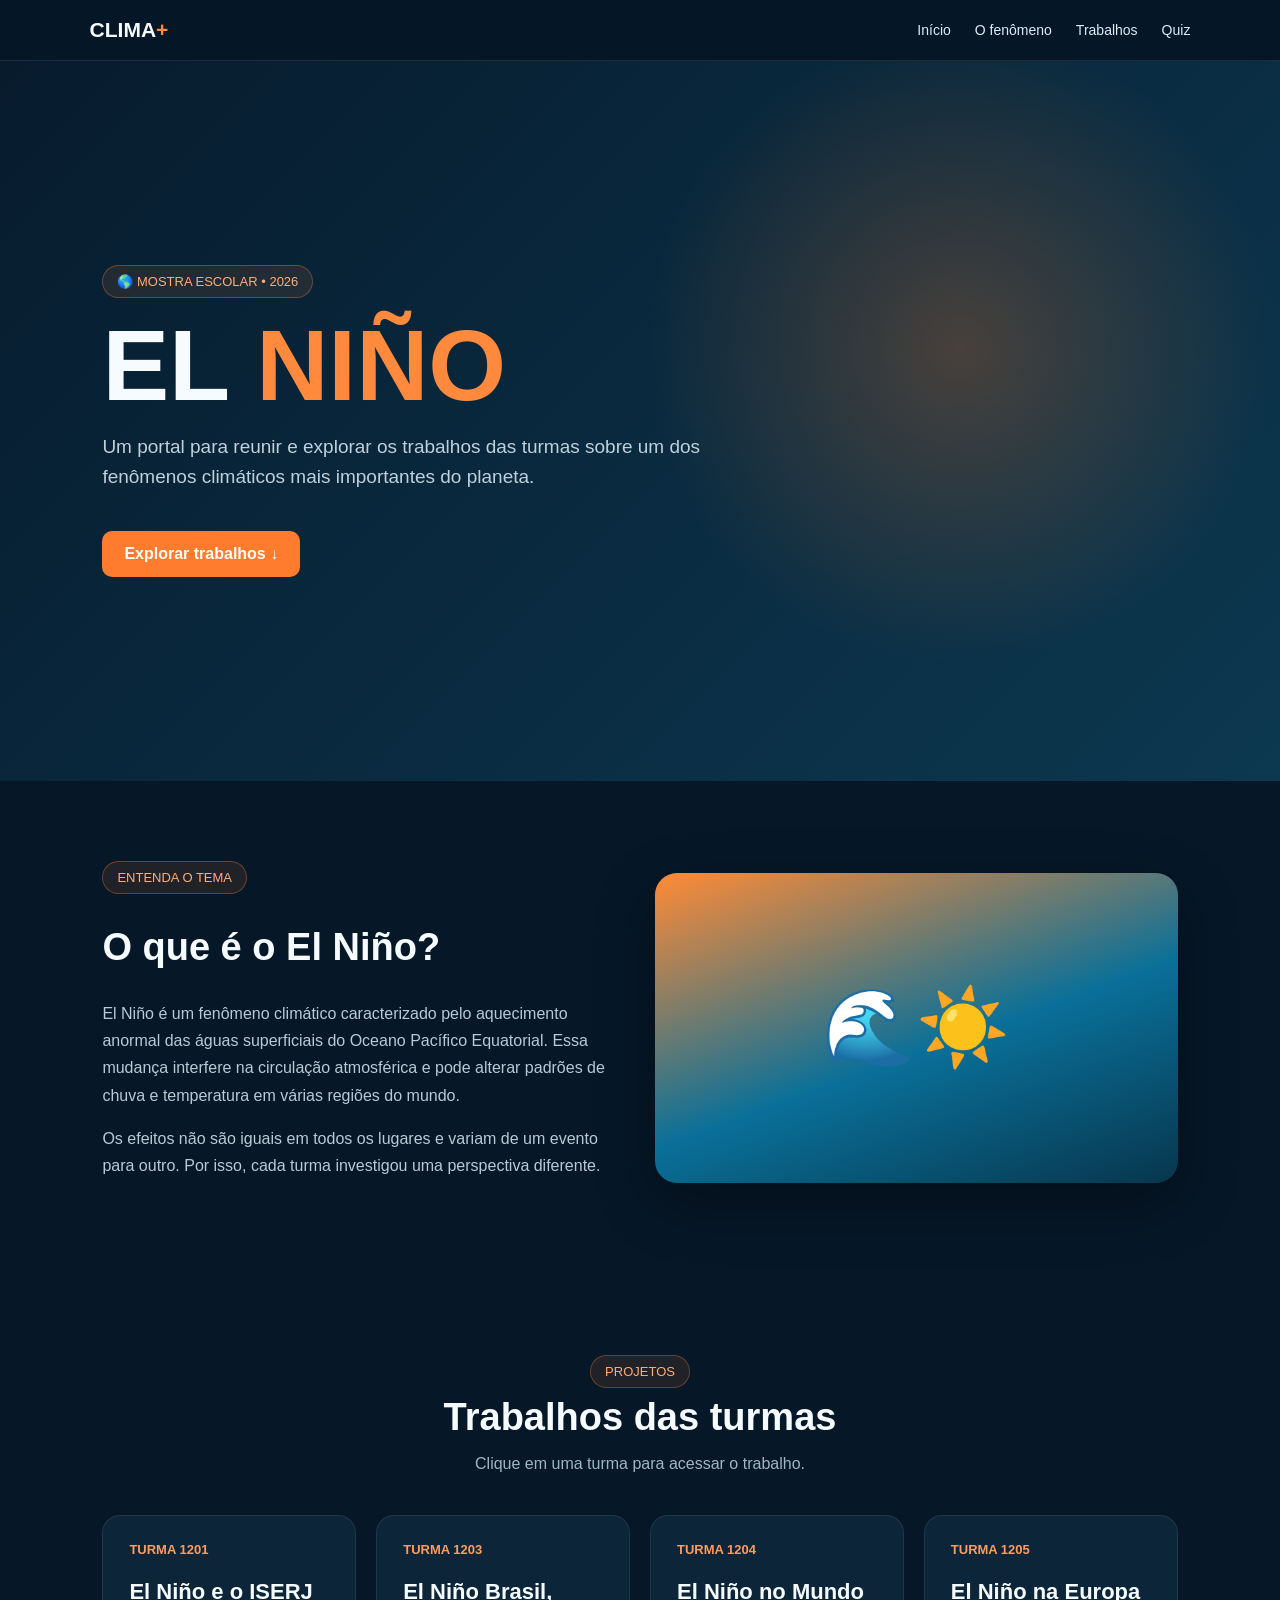
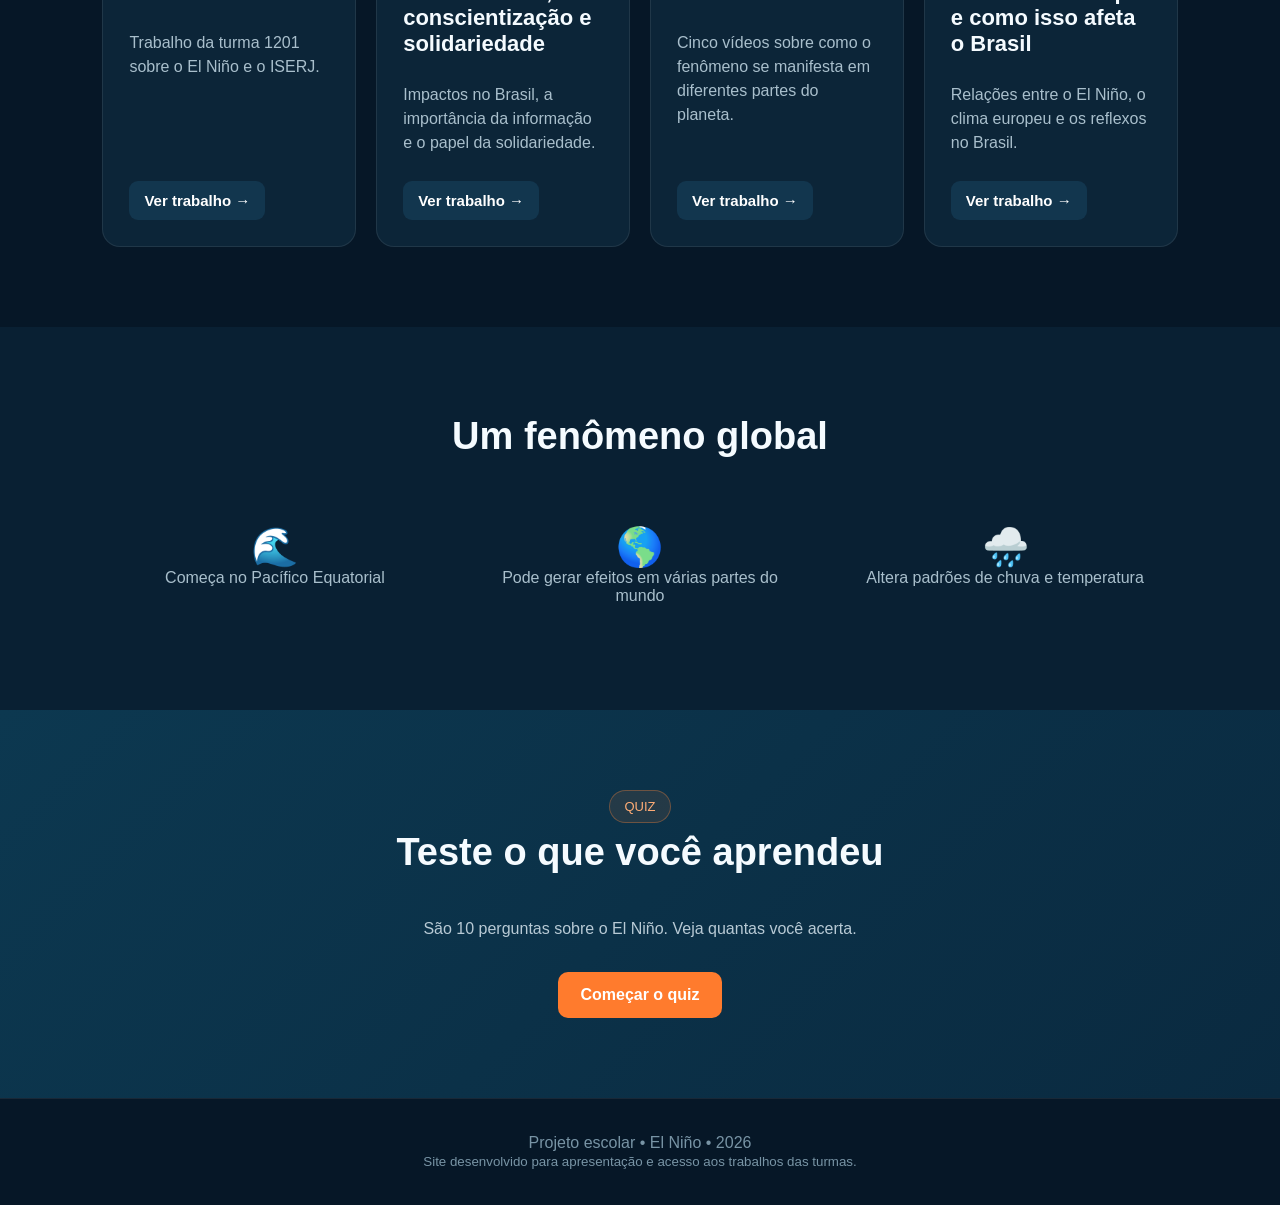
<file: index.html>
<!DOCTYPE html>
<html lang="pt-BR">
<head>
<meta charset="UTF-8"><meta name="viewport" content="width=device-width,initial-scale=1">
<title>El Niño | Mostra Escolar</title>
<link rel="stylesheet" href="style.css">
</head>
<body>
<nav><a class="logo" href="index.html">CLIMA<span>+</span></a><div><a href="#inicio">Início</a><a href="#fenomeno">O fenômeno</a><a href="#trabalhos">Trabalhos</a><a href="quiz.html">Quiz</a></div></nav>

<header class="hero" id="inicio"><div><span class="tag">🌎 MOSTRA ESCOLAR • 2026</span><h1>EL <span class="hot">NIÑO</span></h1><p>Um portal para reunir e explorar os trabalhos das turmas sobre um dos fenômenos climáticos mais importantes do planeta.</p><a class="btn" href="#trabalhos">Explorar trabalhos ↓</a></div></header>

<section id="fenomeno"><div class="explain"><div><span class="tag">ENTENDA O TEMA</span><h2>O que é o El Niño?</h2><p>El Niño é um fenômeno climático caracterizado pelo aquecimento anormal das águas superficiais do Oceano Pacífico Equatorial. Essa mudança interfere na circulação atmosférica e pode alterar padrões de chuva e temperatura em várias regiões do mundo.</p><p>Os efeitos não são iguais em todos os lugares e variam de um evento para outro. Por isso, cada turma investigou uma perspectiva diferente.</p></div><div class="ocean">🌊☀️</div></div></section>

<section id="trabalhos"><div class="title"><span class="tag">PROJETOS</span><h2>Trabalhos das turmas</h2><p>Clique em uma turma para acessar o trabalho.</p></div><div class="cards">
<div class="card"><span class="num">TURMA 1201</span><h3>El Niño e o ISERJ</h3><p>Trabalho da turma 1201 sobre o El Niño e o ISERJ.</p><a class="btn" href="turma-1201.html">Ver trabalho →</a></div>
<div class="card"><span class="num">TURMA 1203</span><h3>El Niño Brasil, conscientização e solidariedade</h3><p>Impactos no Brasil, a importância da informação e o papel da solidariedade.</p><a class="btn" href="turma-1203.html">Ver trabalho →</a></div>
<div class="card"><span class="num">TURMA 1204</span><h3>El Niño no Mundo</h3><p>Cinco vídeos sobre como o fenômeno se manifesta em diferentes partes do planeta.</p><a class="btn" href="turma-1204.html">Ver trabalho →</a></div>
<div class="card"><span class="num">TURMA 1205</span><h3>El Niño na Europa e como isso afeta o Brasil</h3><p>Relações entre o El Niño, o clima europeu e os reflexos no Brasil.</p><a class="btn" href="turma-1205.html">Ver trabalho →</a></div>
</div></section>

<section class="facts"><div class="title"><h2>Um fenômeno global</h2></div><div class="facts-grid"><div class="fact"><b>🌊</b><span>Começa no Pacífico Equatorial</span></div><div class="fact"><b>🌎</b><span>Pode gerar efeitos em várias partes do mundo</span></div><div class="fact"><b>🌧️</b><span>Altera padrões de chuva e temperatura</span></div></div></section>

<section class="quiz-cta"><div class="title"><span class="tag">QUIZ</span><h2>Teste o que você aprendeu</h2></div><p>São 10 perguntas sobre o El Niño. Veja quantas você acerta.</p><a class="btn" href="quiz.html">Começar o quiz</a></section>

<footer>Projeto escolar • El Niño • 2026<br><small>Site desenvolvido para apresentação e acesso aos trabalhos das turmas.</small></footer>
</body></html>
</file>
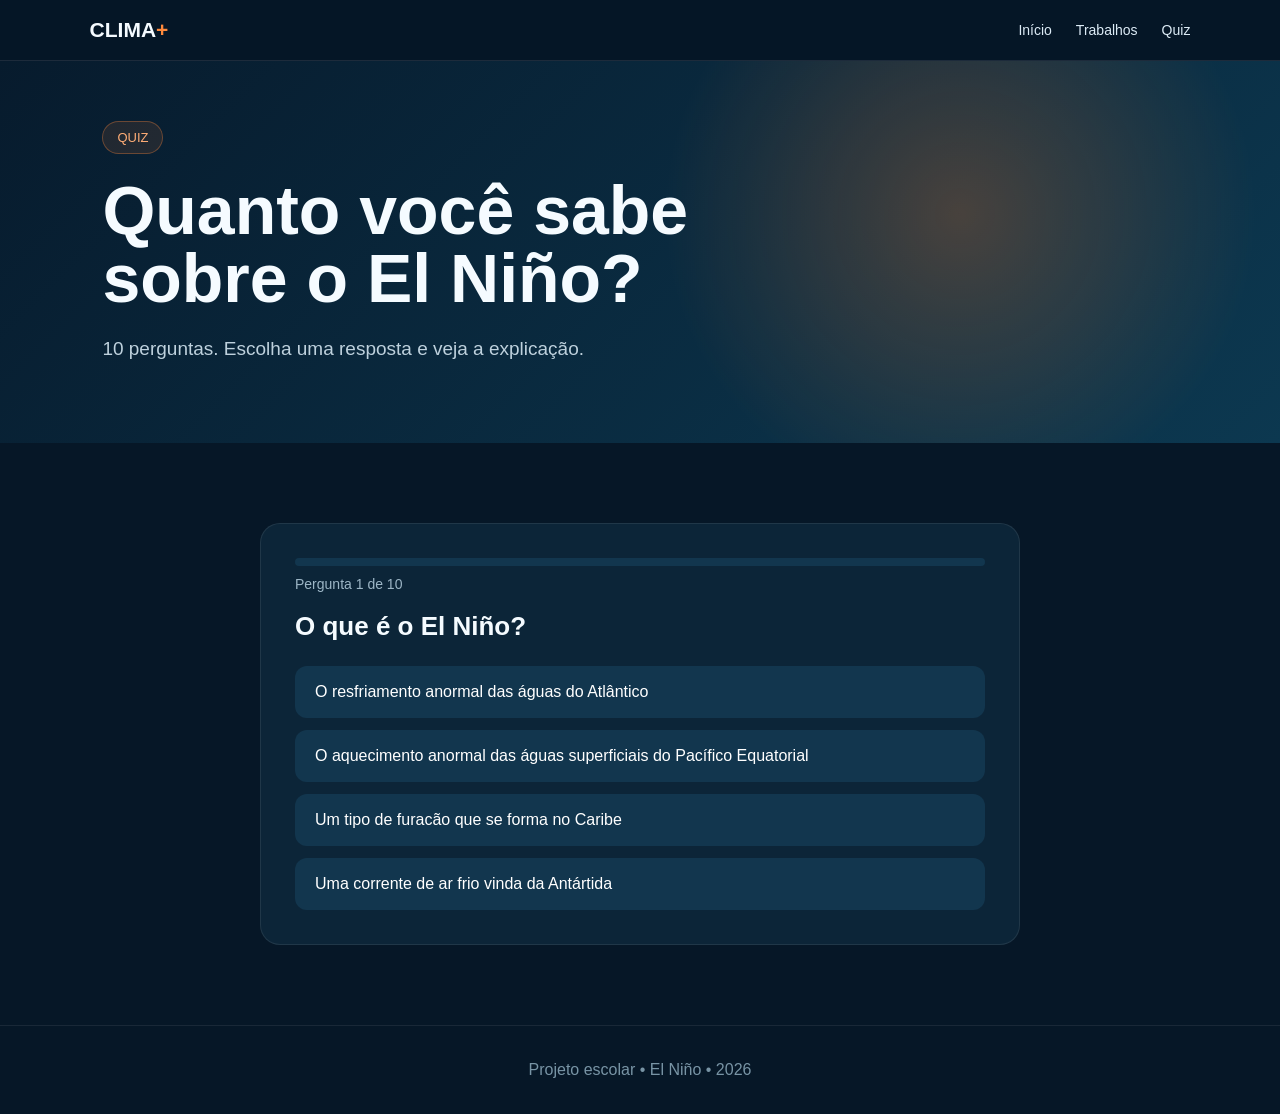
<file: quiz.html>
<!DOCTYPE html>
<html lang="pt-BR">
<head>
<meta charset="UTF-8"><meta name="viewport" content="width=device-width,initial-scale=1">
<title>Quiz | El Niño</title>
<link rel="stylesheet" href="style.css">
</head>
<body>
<nav><a class="logo" href="index.html">CLIMA<span>+</span></a><div><a href="index.html">Início</a><a href="index.html#trabalhos">Trabalhos</a><a href="quiz.html">Quiz</a></div></nav>
<header class="hero small"><div><span class="tag">QUIZ</span><h1>Quanto você sabe sobre o El Niño?</h1><p>10 perguntas. Escolha uma resposta e veja a explicação.</p></div></header>
<section>
  <div class="quiz" id="quiz">
    <div class="progress"><i id="bar"></i></div>
    <div class="qcount" id="qcount"></div>
    <div id="area"></div>
  </div>
</section>
<footer>Projeto escolar • El Niño • 2026</footer>

<script>
const perguntas = [
 {q:'O que é o El Niño?', o:['O resfriamento anormal das águas do Atlântico','O aquecimento anormal das águas superficiais do Pacífico Equatorial','Um tipo de furacão que se forma no Caribe','Uma corrente de ar frio vinda da Antártida'], c:1, e:'O El Niño é o aquecimento anormal das águas superficiais do Oceano Pacífico Equatorial.'},
 {q:'Em qual oceano o El Niño tem origem?', o:['Pacífico','Atlântico','Índico','Ártico'], c:0, e:'O fenômeno começa no Pacífico Equatorial e afeta a atmosfera em escala global.'},
 {q:'De onde vem o nome "El Niño"?', o:['De uma cidade da Espanha','De um cientista chamado Niño','De pescadores sul-americanos, que notaram o aquecimento das águas perto do Natal, e "o menino" se refere ao menino Jesus','Do nome de uma tempestade que atingiu o Peru'], c:2, e:'Pescadores da costa do Peru e do Equador notavam o aquecimento das águas por volta do Natal e o chamaram de "El Niño" (o menino), em referência ao menino Jesus.'},
 {q:'Em condições normais, para onde sopram os ventos alísios no Pacífico Equatorial?', o:['De oeste para leste','Do norte para o sul','Do sul para o norte','De leste para oeste'], c:3, e:'Os alísios sopram de leste para oeste. Durante o El Niño eles se enfraquecem, e a água quente se espalha em direção ao leste.'},
 {q:'Qual é o fenômeno oposto ao El Niño, com resfriamento anormal das águas do Pacífico?', o:['La Niña','El Sol','Monção','Maré vermelha'], c:0, e:'A La Niña é a fase fria do mesmo sistema, com águas do Pacífico Equatorial mais frias que o normal.'},
 {q:'O El Niño costuma ocorrer a cada…', o:['Todo ano, sempre no verão','Cerca de 2 a 7 anos, sem intervalo exato','A cada 100 anos','Todo mês de dezembro'], c:1, e:'Ele ocorre de forma irregular, em média a cada 2 a 7 anos.'},
 {q:'Qual região do Brasil costuma ter mais chuva em anos de El Niño?', o:['Sul','Norte','Nordeste (semiárido)','Nenhuma região é afetada'], c:0, e:'O Sul costuma ter chuvas acima da média, enquanto partes do Norte e do Nordeste tendem a ter menos chuva e mais seca.'},
 {q:'Qual atividade pode ser prejudicada no Peru durante um El Niño forte?', o:['A produção de petróleo no deserto','A pesca, pela queda de peixes como a anchova','O turismo de neve','A extração de sal'], c:1, e:'As águas quentes reduzem os nutrientes na superfície e afastam os peixes, o que prejudica a pesca.'},
 {q:'O que significa a sigla ENOS?', o:['Estação Nacional de Observação Solar','Energia Natural dos Oceanos do Sul','El Niño–Oscilação Sul','Evento Natural de Ondas Sazonais'], c:2, e:'ENOS é El Niño–Oscilação Sul, o sistema que liga as mudanças no oceano às da pressão atmosférica.'},
 {q:'Por que os efeitos do El Niño não são iguais em todos os eventos?', o:['Porque o fenômeno só acontece em alguns países','Porque depende da intensidade, da época do ano e de outros fatores climáticos','Porque os cientistas mudam as medições','Porque os efeitos sempre são idênticos'], c:1, e:'Intensidade, período e outros sistemas climáticos fazem cada evento ter efeitos diferentes.'}
];

const area = document.getElementById('area'), bar = document.getElementById('bar'), qcount = document.getElementById('qcount');
let i = 0, pontos = 0;

function mostrar() {
  const p = perguntas[i];
  bar.style.width = (i / perguntas.length * 100) + '%';
  qcount.textContent = `Pergunta ${i+1} de ${perguntas.length}`;
  area.innerHTML = '';
  const h = document.createElement('h2'); h.textContent = p.q; area.appendChild(h);
  const opts = document.createElement('div'); opts.className = 'opts';
  p.o.forEach((t, k) => {
    const b = document.createElement('button'); b.className = 'opt'; b.textContent = t;
    b.onclick = () => responder(k, opts, exp, prox);
    opts.appendChild(b);
  });
  const exp = document.createElement('div'); exp.className = 'explain-box';
  const prox = document.createElement('button'); prox.className = 'btn'; prox.style.display = 'none';
  prox.textContent = i === perguntas.length - 1 ? 'Ver resultado' : 'Próxima pergunta';
  prox.onclick = () => { i++; i < perguntas.length ? mostrar() : final(); };
  area.append(opts, exp, prox);
}

function responder(k, opts, exp, prox) {
  const p = perguntas[i];
  [...opts.children].forEach((b, j) => {
    b.disabled = true;
    if (j === p.c) b.classList.add('correct');
    else if (j === k) b.classList.add('wrong');
  });
  if (k === p.c) pontos++;
  exp.textContent = (k === p.c ? 'Correto! ' : 'Não foi dessa vez. ') + p.e;
  exp.classList.add('show'); prox.style.display = 'inline-block';
}

function final() {
  bar.style.width = '100%'; qcount.textContent = 'Quiz concluído';
  const msg = pontos >= 9 ? 'Excelente! Você entende bem o El Niño.' : pontos >= 6 ? 'Muito bom! Você já sabe bastante.' : 'Revise os trabalhos das turmas e tente de novo.';
  area.innerHTML = `<div class="result"><p>Você acertou</p><div class="score">${pontos}/${perguntas.length}</div><p>${msg}</p><button class="btn" id="again">Refazer o quiz</button> <a class="btn ghost" href="index.html#trabalhos">Ver trabalhos</a></div>`;
  document.getElementById('again').onclick = () => { i = 0; pontos = 0; mostrar(); };
}
mostrar();
</script>
</body></html>
</file>
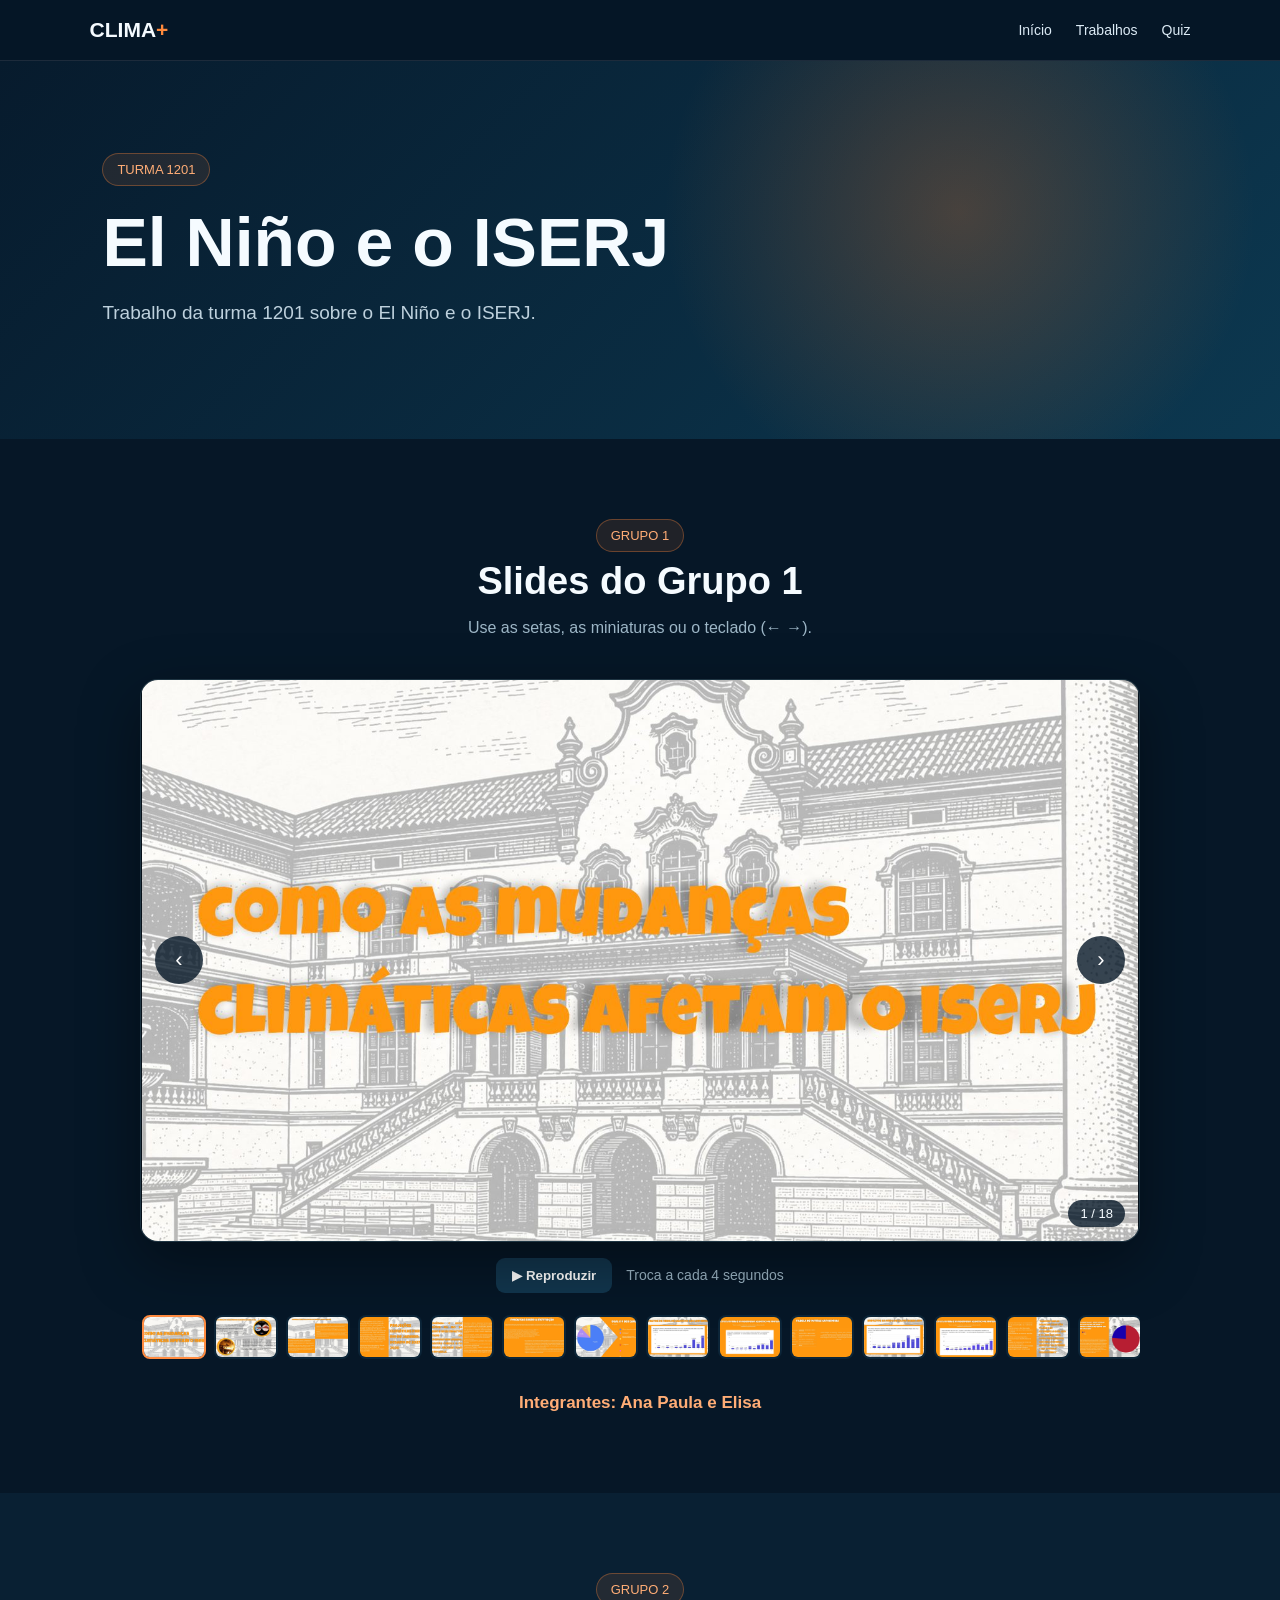
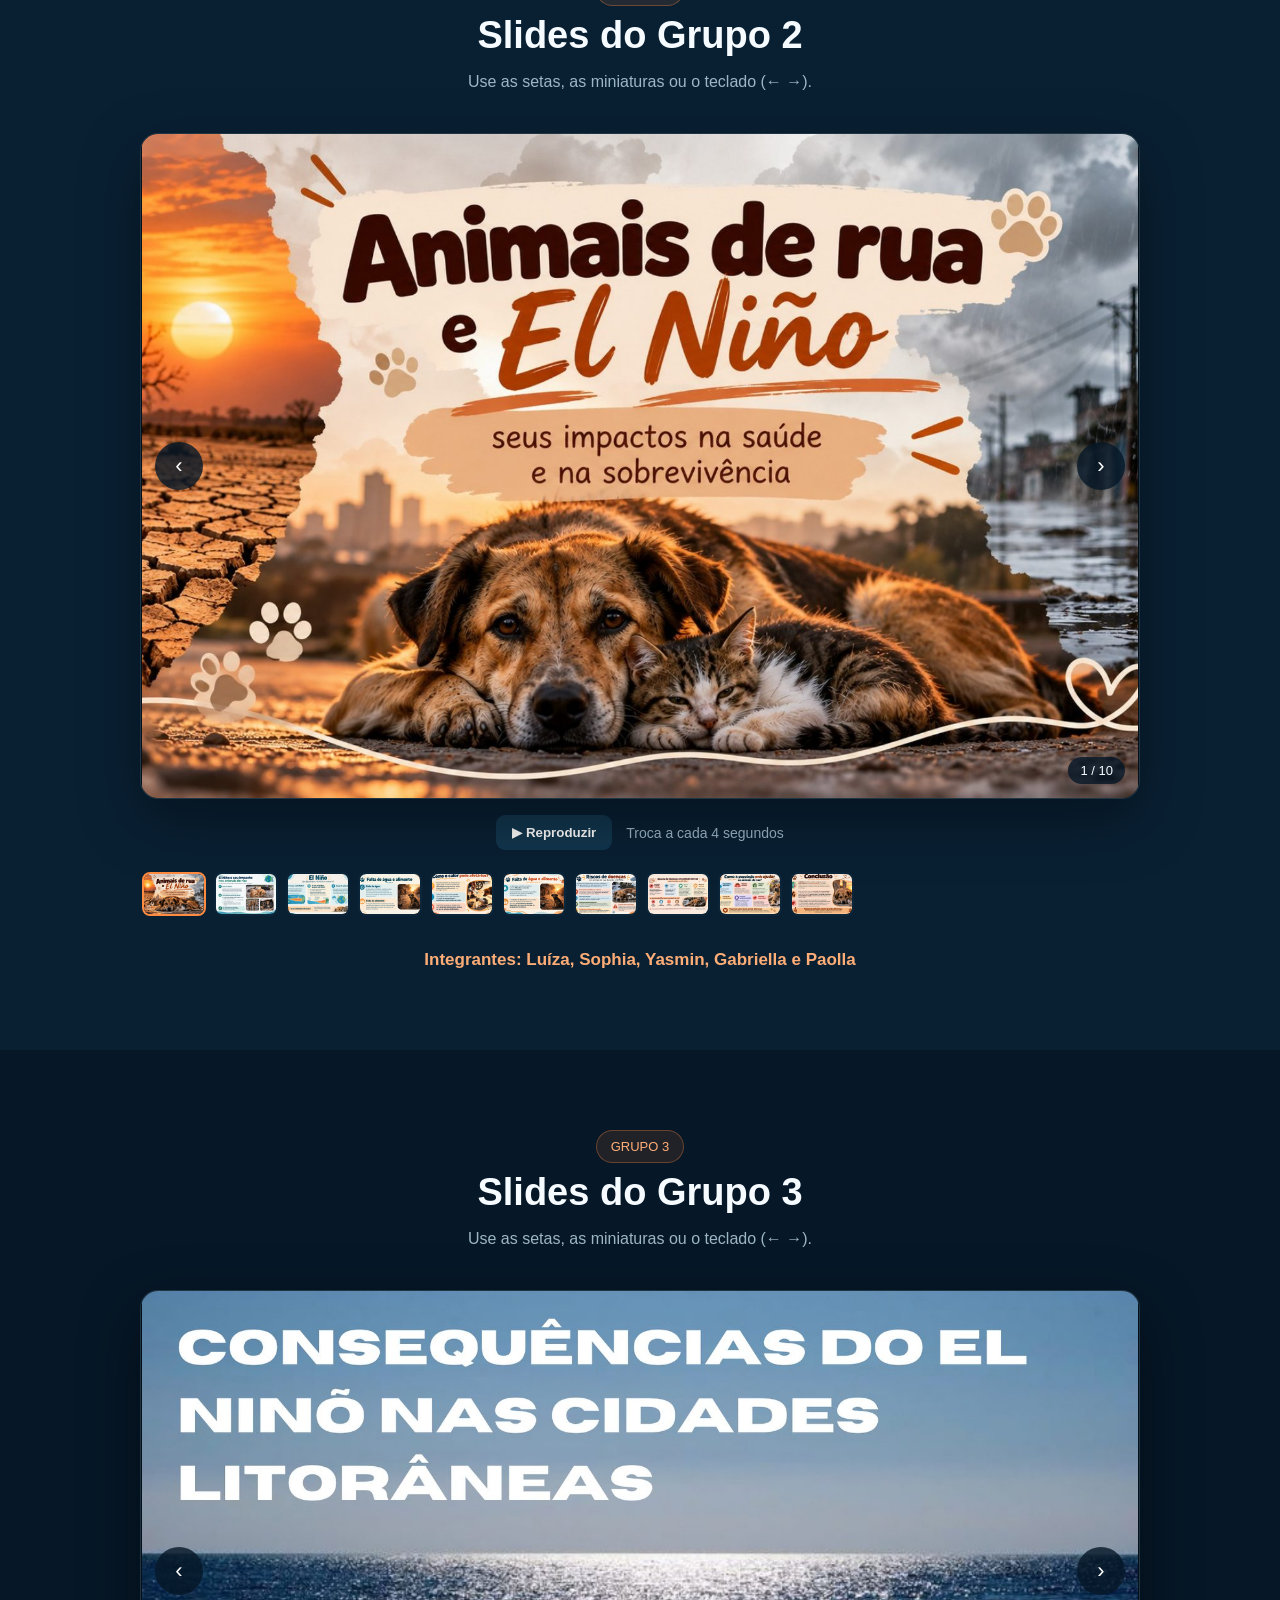
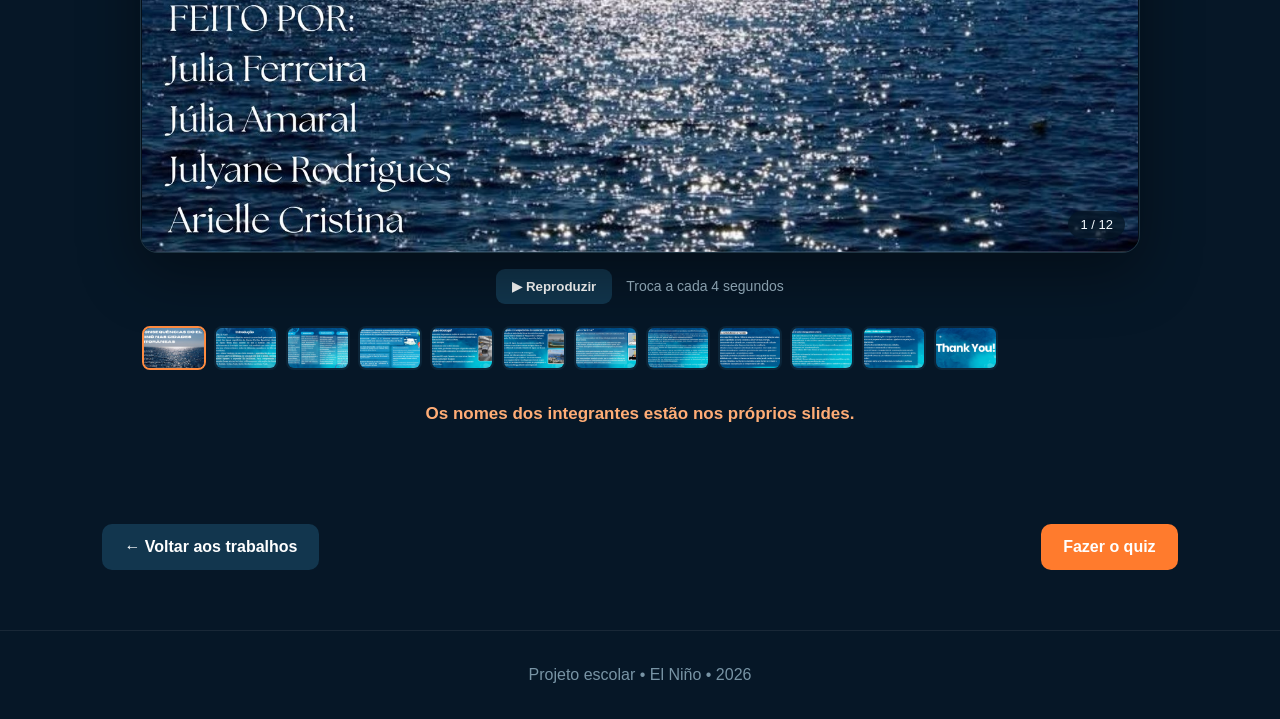
<file: turma-1201.html>
<!DOCTYPE html>
<html lang="pt-BR">
<head>
<meta charset="UTF-8"><meta name="viewport" content="width=device-width,initial-scale=1">
<title>Turma 1201 | El Niño</title>
<link rel="stylesheet" href="style.css">
</head>
<body>
<nav><a class="logo" href="index.html">CLIMA<span>+</span></a><div><a href="index.html">Início</a><a href="index.html#trabalhos">Trabalhos</a><a href="quiz.html">Quiz</a></div></nav>
<header class="hero small"><div><span class="tag">TURMA 1201</span><h1>El Niño e o ISERJ</h1><p>Trabalho da turma 1201 sobre o El Niño e o ISERJ.</p></div></header>
<section>
<div class="title"><span class="tag">GRUPO 1</span><h2>Slides do Grupo 1</h2><p>Use as setas, as miniaturas ou o teclado (← →).</p></div>
<div class="slideshow" data-folder="img/1201/grupo-1/" data-prefix="slide-" data-ext="jpg" data-total="18" data-ratio="16/9" data-label="Slide"></div>
<p class="group-names">Integrantes: Ana Paula e Elisa</p>
</section>
<section class="section-alt">
<div class="title"><span class="tag">GRUPO 2</span><h2>Slides do Grupo 2</h2><p>Use as setas, as miniaturas ou o teclado (← →).</p></div>
<div class="slideshow" data-folder="img/1201/grupo-2/" data-prefix="slide-" data-ext="jpg" data-total="10" data-ratio="3/2" data-label="Slide"></div>
<p class="group-names">Integrantes: Luíza, Sophia, Yasmin, Gabriella e Paolla</p>
</section>
<section>
<div class="title"><span class="tag">GRUPO 3</span><h2>Slides do Grupo 3</h2><p>Use as setas, as miniaturas ou o teclado (← →).</p></div>
<div class="slideshow" data-folder="img/1201/grupo-3/" data-prefix="slide-" data-ext="jpg" data-total="12" data-ratio="16/9" data-label="Slide"></div>
<p class="group-names">Os nomes dos integrantes estão nos próprios slides.</p>
</section>
<script src="slideshow.js"></script>
<div class="page-actions"><a class="btn ghost" href="index.html#trabalhos">← Voltar aos trabalhos</a><a class="btn" href="quiz.html">Fazer o quiz</a></div>
<footer>Projeto escolar • El Niño • 2026</footer>
</body></html>
</file>
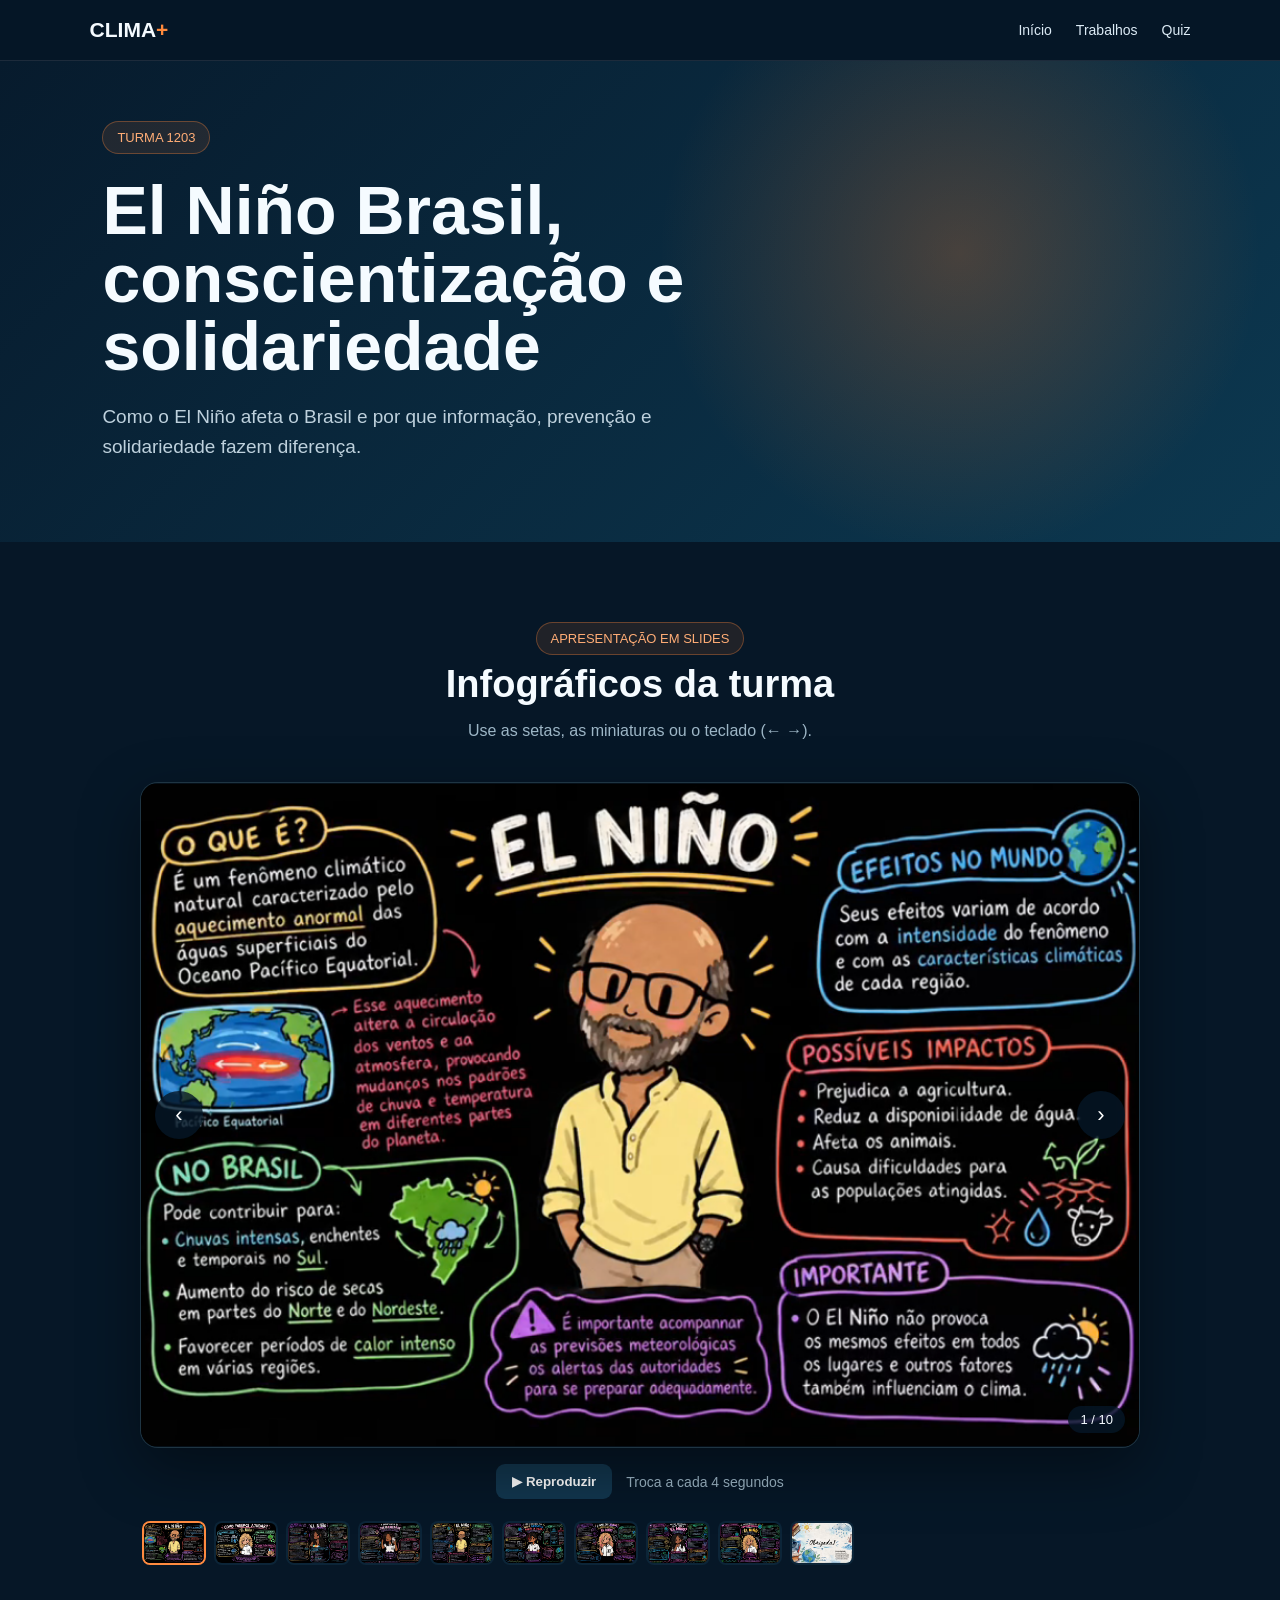
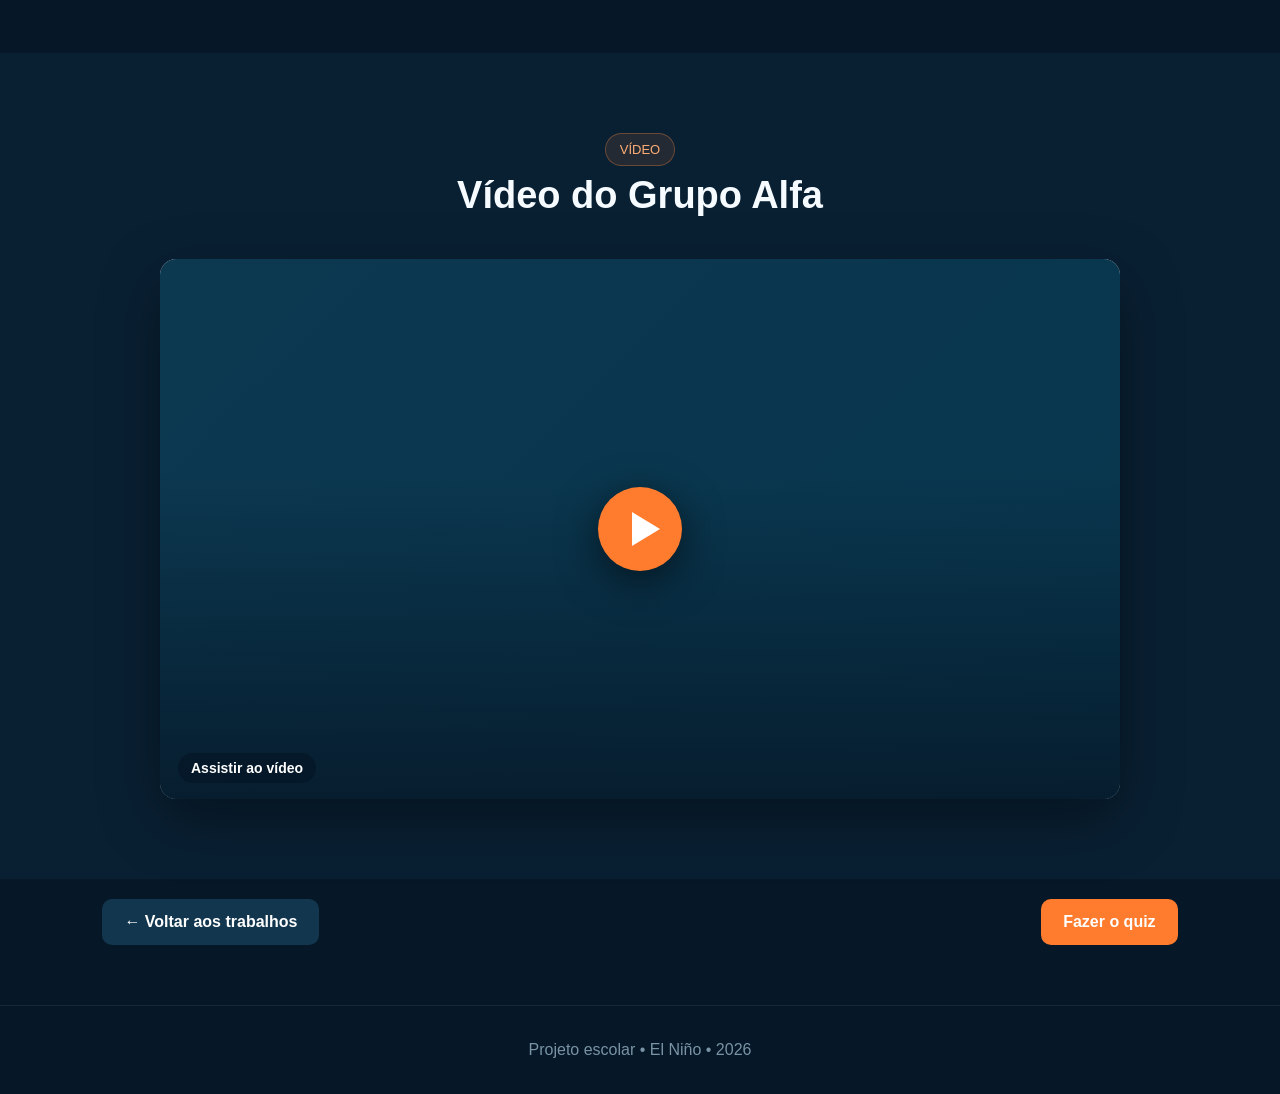
<file: turma-1203.html>
<!DOCTYPE html>
<html lang="pt-BR">
<head>
<meta charset="UTF-8"><meta name="viewport" content="width=device-width,initial-scale=1">
<title>Turma 1203 | El Niño</title>
<link rel="stylesheet" href="style.css">
</head>
<body>
<nav><a class="logo" href="index.html">CLIMA<span>+</span></a><div><a href="index.html">Início</a><a href="index.html#trabalhos">Trabalhos</a><a href="quiz.html">Quiz</a></div></nav>
<header class="hero small"><div><span class="tag">TURMA 1203</span><h1>El Niño Brasil, conscientização e solidariedade</h1><p>Como o El Niño afeta o Brasil e por que informação, prevenção e solidariedade fazem diferença.</p></div></header>
<section>
<div class="title"><span class="tag">APRESENTAÇÃO EM SLIDES</span><h2>Infográficos da turma</h2><p>Use as setas, as miniaturas ou o teclado (← →).</p></div>
<div class="slideshow" data-folder="img/1203/" data-prefix="frame-" data-ext="png" data-total="10" data-ratio="3/2" data-label="Slide"></div>
</section>

<section class="section-alt">
<div class="title"><span class="tag">VÍDEO</span><h2>Vídeo do Grupo Alfa</h2></div>
<div class="center-video">
  <div class="video"><div class="yt" data-id="0LwHqIWwnd8" data-title="Vídeo do Grupo Alfa – Turma 1203"></div></div>
</div>
</section>
<script src="slideshow.js"></script>
<div class="page-actions"><a class="btn ghost" href="index.html#trabalhos">← Voltar aos trabalhos</a><a class="btn" href="quiz.html">Fazer o quiz</a></div>
<footer>Projeto escolar • El Niño • 2026</footer>
<script src="yt.js"></script>
</body></html>
</file>
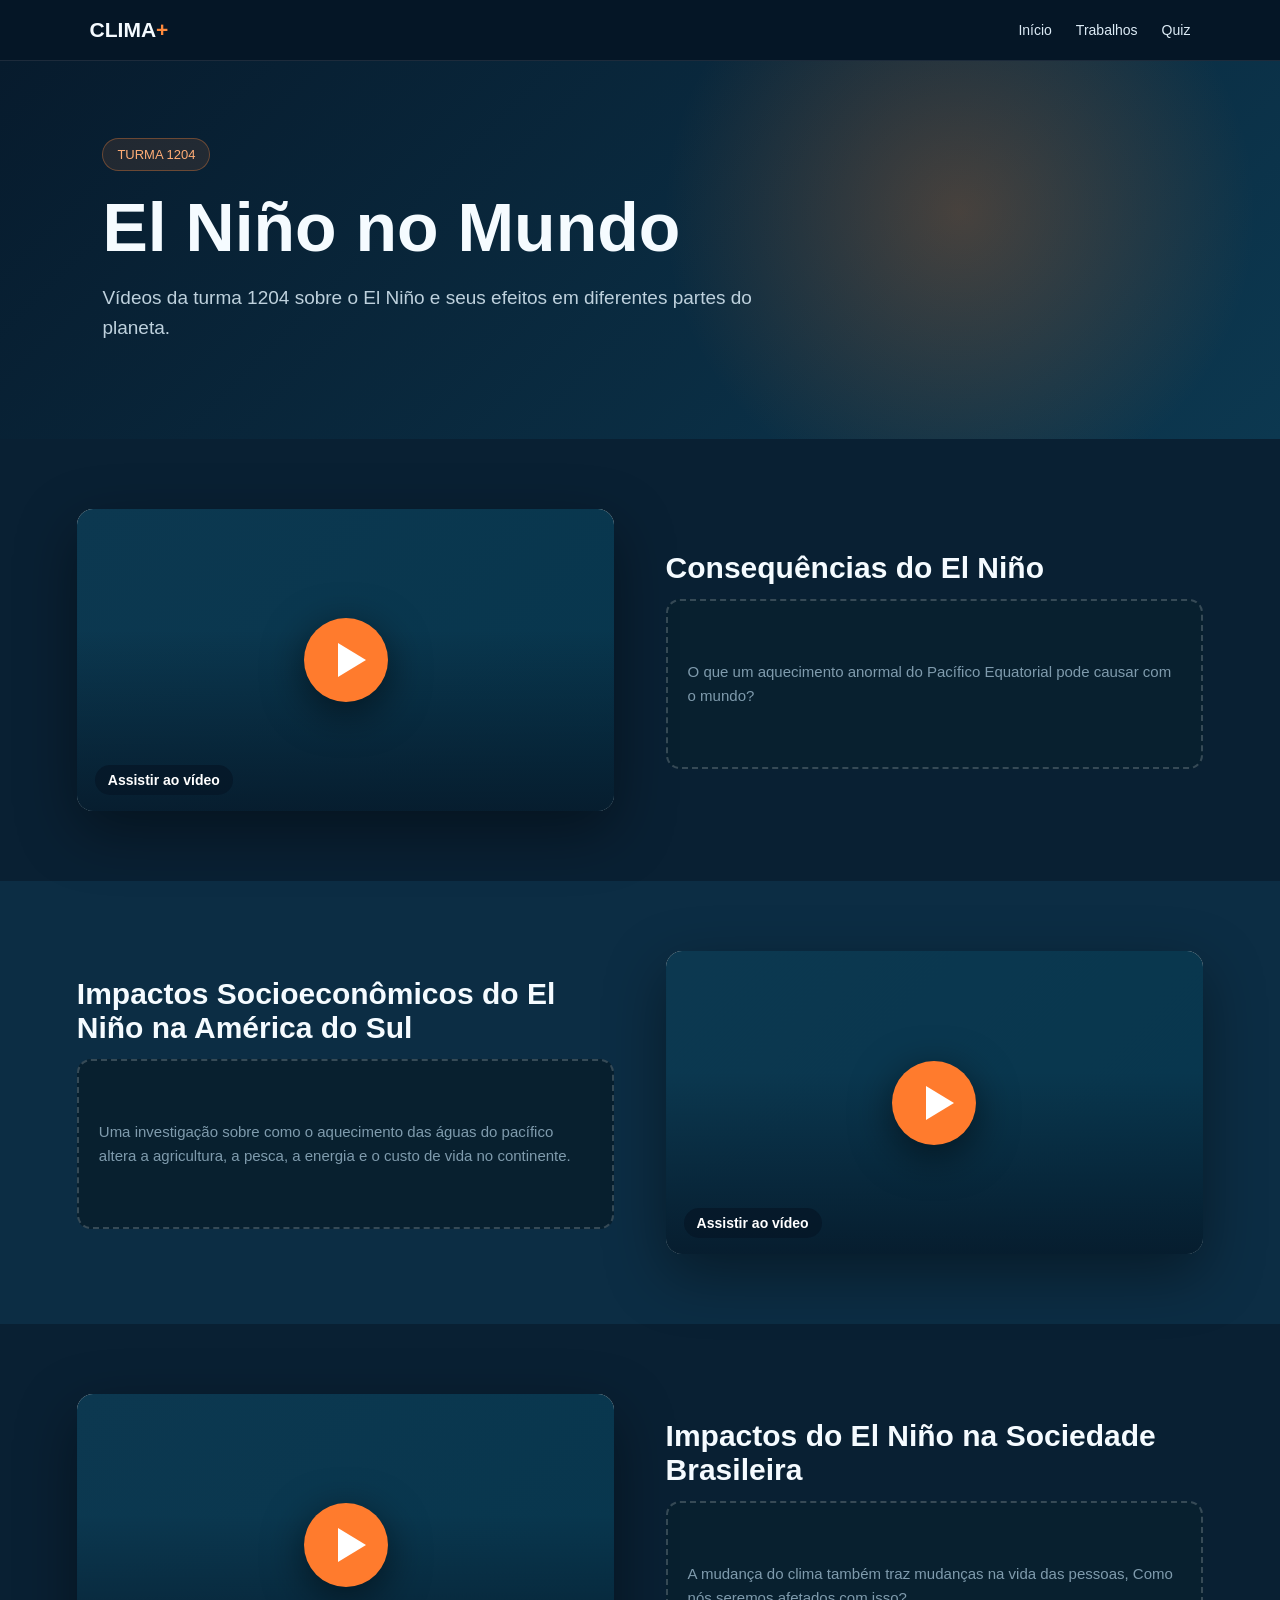
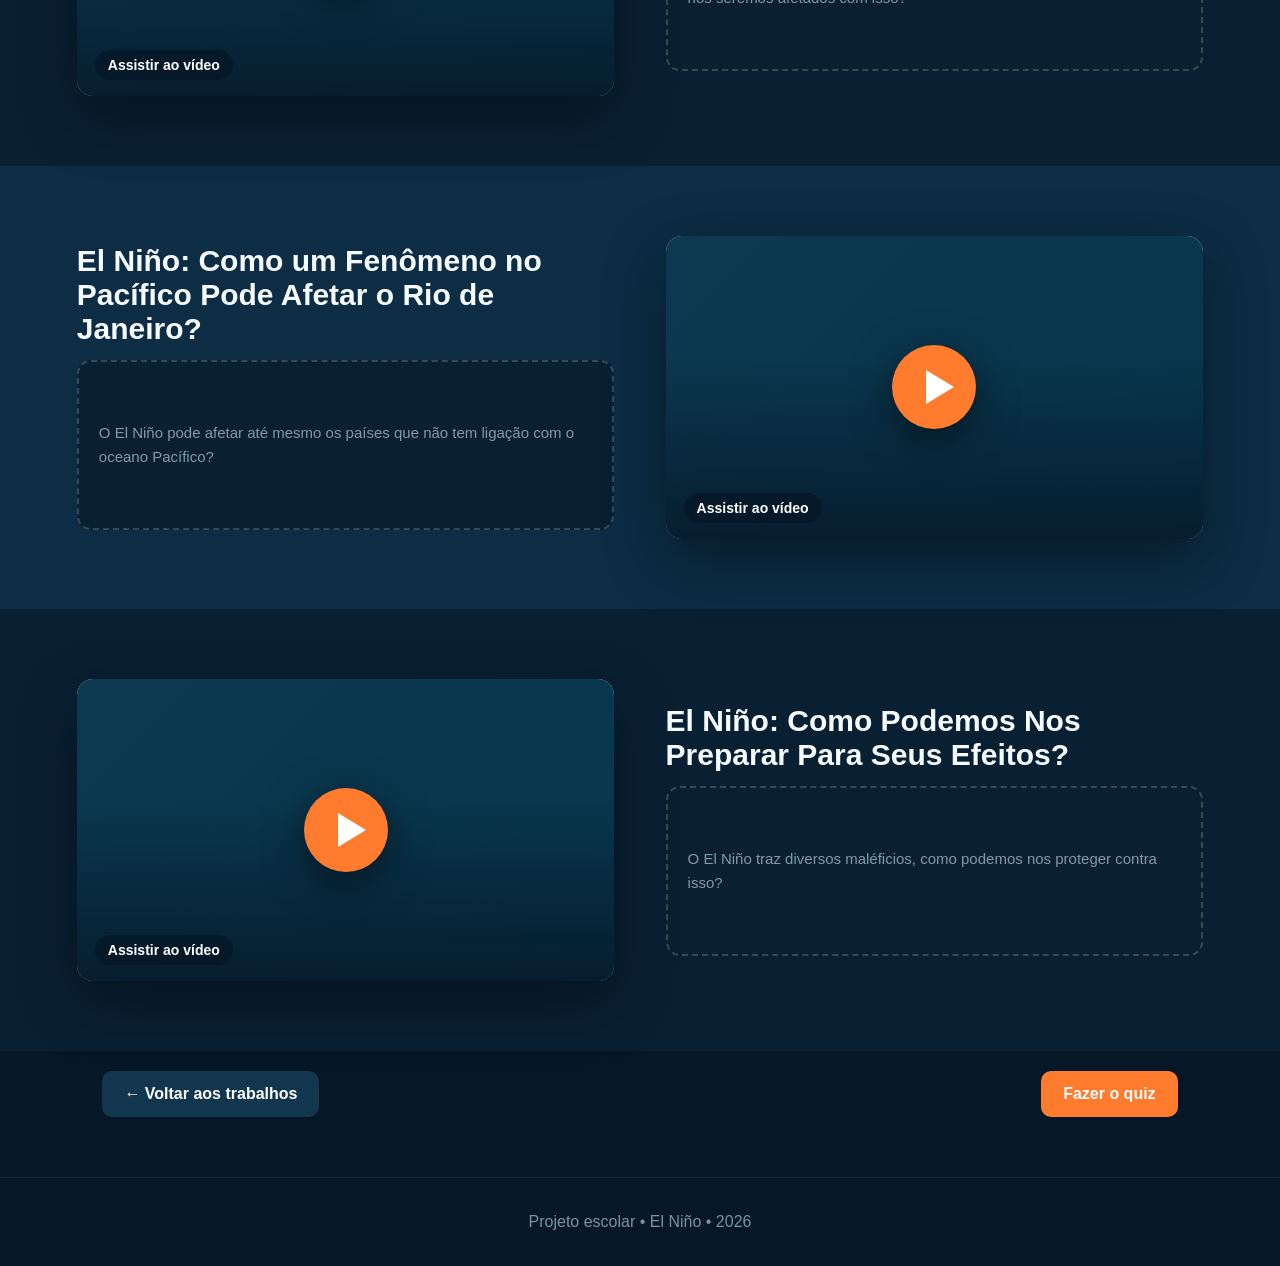
<file: turma-1204.html>
<!DOCTYPE html>
<html lang="pt-BR">
<head>
<meta charset="UTF-8"><meta name="viewport" content="width=device-width,initial-scale=1">
<title>Turma 1204 | El Niño</title>
<link rel="stylesheet" href="style.css">
</head>
<body>
<nav><a class="logo" href="index.html">CLIMA<span>+</span></a><div><a href="index.html">Início</a><a href="index.html#trabalhos">Trabalhos</a><a href="quiz.html">Quiz</a></div></nav>
<header class="hero small"><div><span class="tag">TURMA 1204</span><h1>El Niño no Mundo</h1><p>Vídeos da turma 1204 sobre o El Niño e seus efeitos em diferentes partes do planeta.</p></div></header>
<main class="bands">
<!-- Vídeo 1 -->
<div class="band">
  <div class="video"><div class="yt" data-id="OG7PgJcPo-4" data-title="Vídeo 1 – Turma 1204"></div></div>
  <div class="band-text">
    <h3>Consequências do El Niño</h3>
    <div class="placeholder">O que um aquecimento anormal do Pacífico Equatorial pode causar com o mundo?</div>
  </div>
</div>
<!-- Vídeo 2 -->
<div class="band reverse">
  <div class="video"><div class="yt" data-id="3UB-RNcQ0IY" data-title="Vídeo 2 – Turma 1204"></div></div>
  <div class="band-text">
    <h3>Impactos Socioeconômicos do El Niño na América do Sul</h3>
    <div class="placeholder">Uma investigação sobre como o aquecimento das águas do pacífico altera a agricultura, a pesca, a energia e o custo de vida no continente.</div>
  </div>
</div>
<!-- Vídeo 3 -->
<div class="band">
  <div class="video"><div class="yt" data-id="o2-8E_o5Hik" data-title="Vídeo 3 – Turma 1204"></div></div>
  <div class="band-text">
    <h3>Impactos do El Niño na Sociedade Brasileira</h3>
    <div class="placeholder">A mudança do clima também traz mudanças na vida das pessoas, Como nós seremos afetados com isso?</div>
  </div>
</div>
<!-- Vídeo 4 -->
<div class="band reverse">
  <div class="video"><div class="yt" data-id="K8n6LcT-9Rs" data-title="Vídeo 4 – Turma 1204"></div></div>
  <div class="band-text">
    <h3>El Niño: Como um Fenômeno no Pacífico Pode Afetar o Rio de Janeiro?</h3>
    <div class="placeholder">O El Niño pode afetar até mesmo os países que não tem ligação com o oceano Pacífico?</div>
  </div>
</div>
<!-- Vídeo 5 -->
<div class="band">
  <div class="video"><div class="yt" data-id="N4H_LuUkAp8" data-title="Vídeo 5 – Turma 1204"></div></div>
  <div class="band-text">
    <h3>El Niño: Como Podemos Nos Preparar Para Seus Efeitos?</h3>
    <div class="placeholder">O El Niño traz diversos maléficios, como podemos nos proteger contra isso?</div>
  </div>
</div>
</main>
<div class="page-actions"><a class="btn ghost" href="index.html#trabalhos">← Voltar aos trabalhos</a><a class="btn" href="quiz.html">Fazer o quiz</a></div>
<footer>Projeto escolar • El Niño • 2026</footer>
<script src="yt.js"></script>
</body></html>
</file>
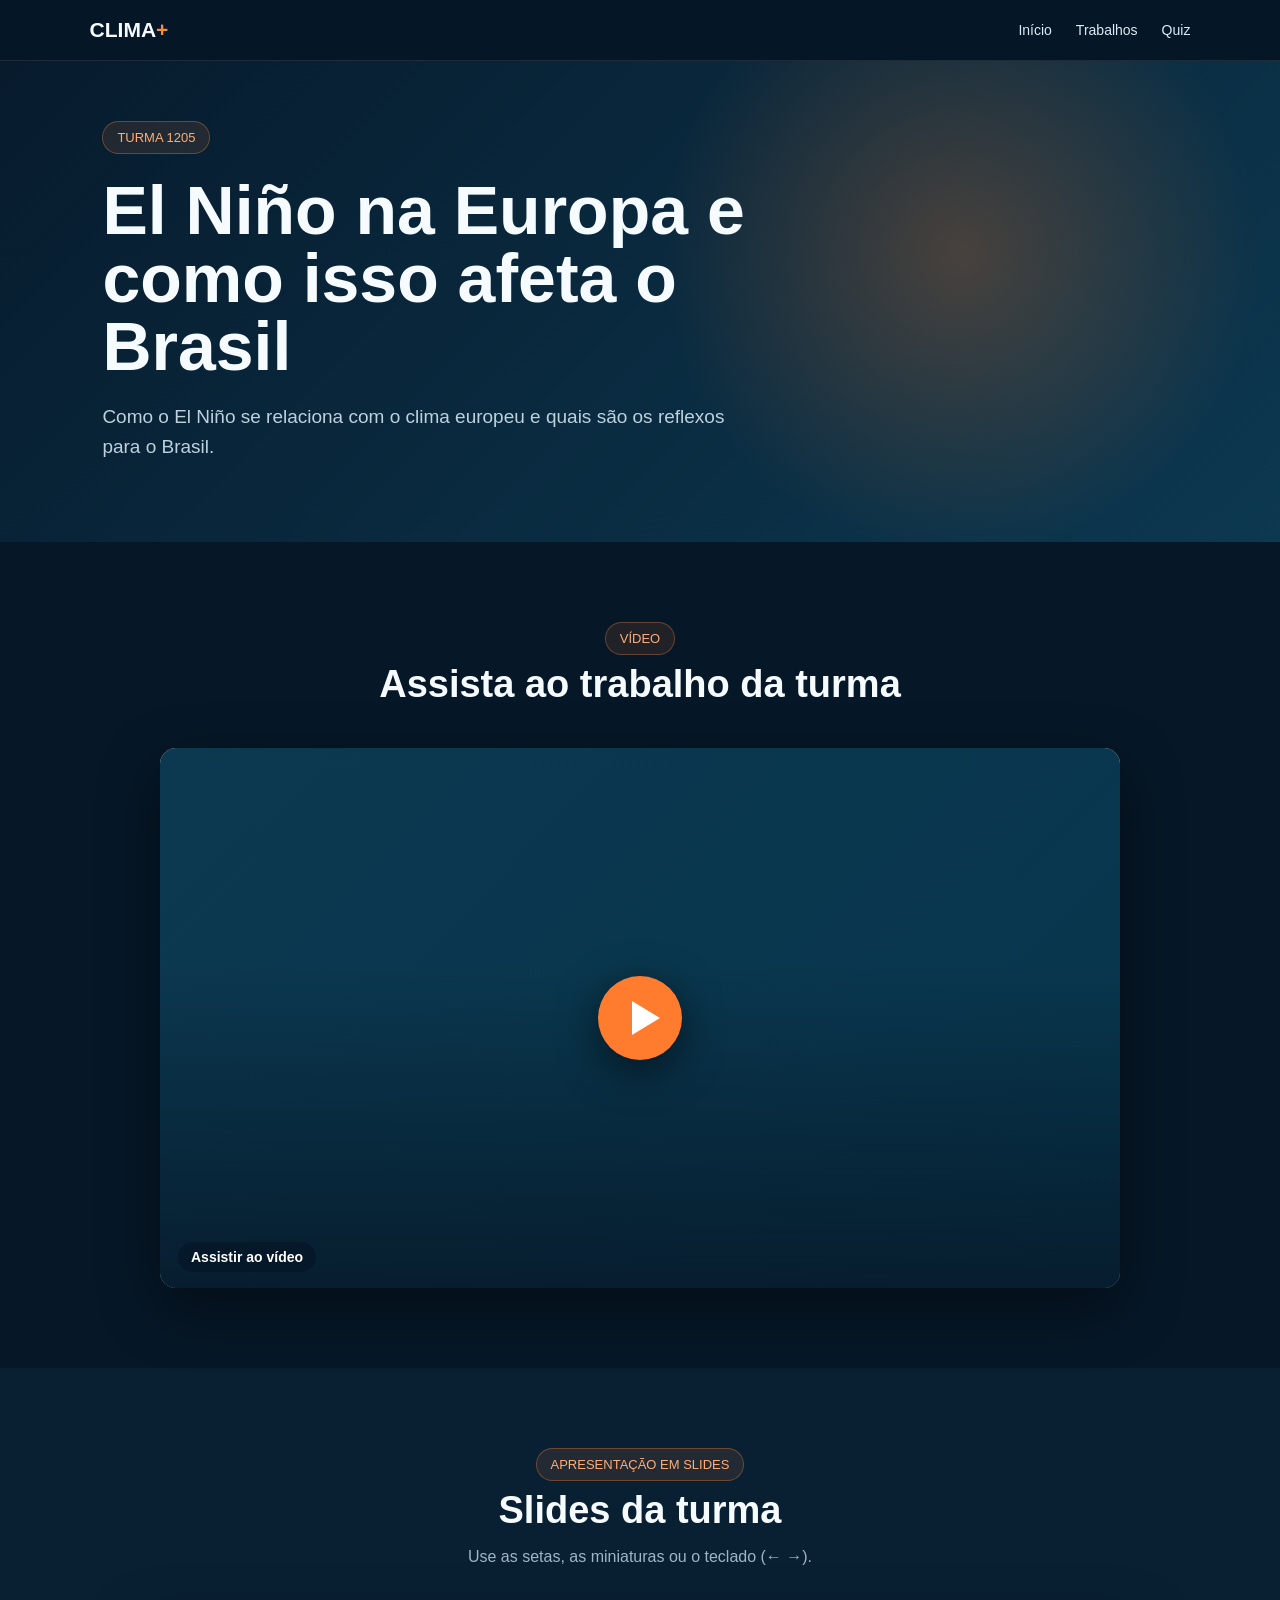
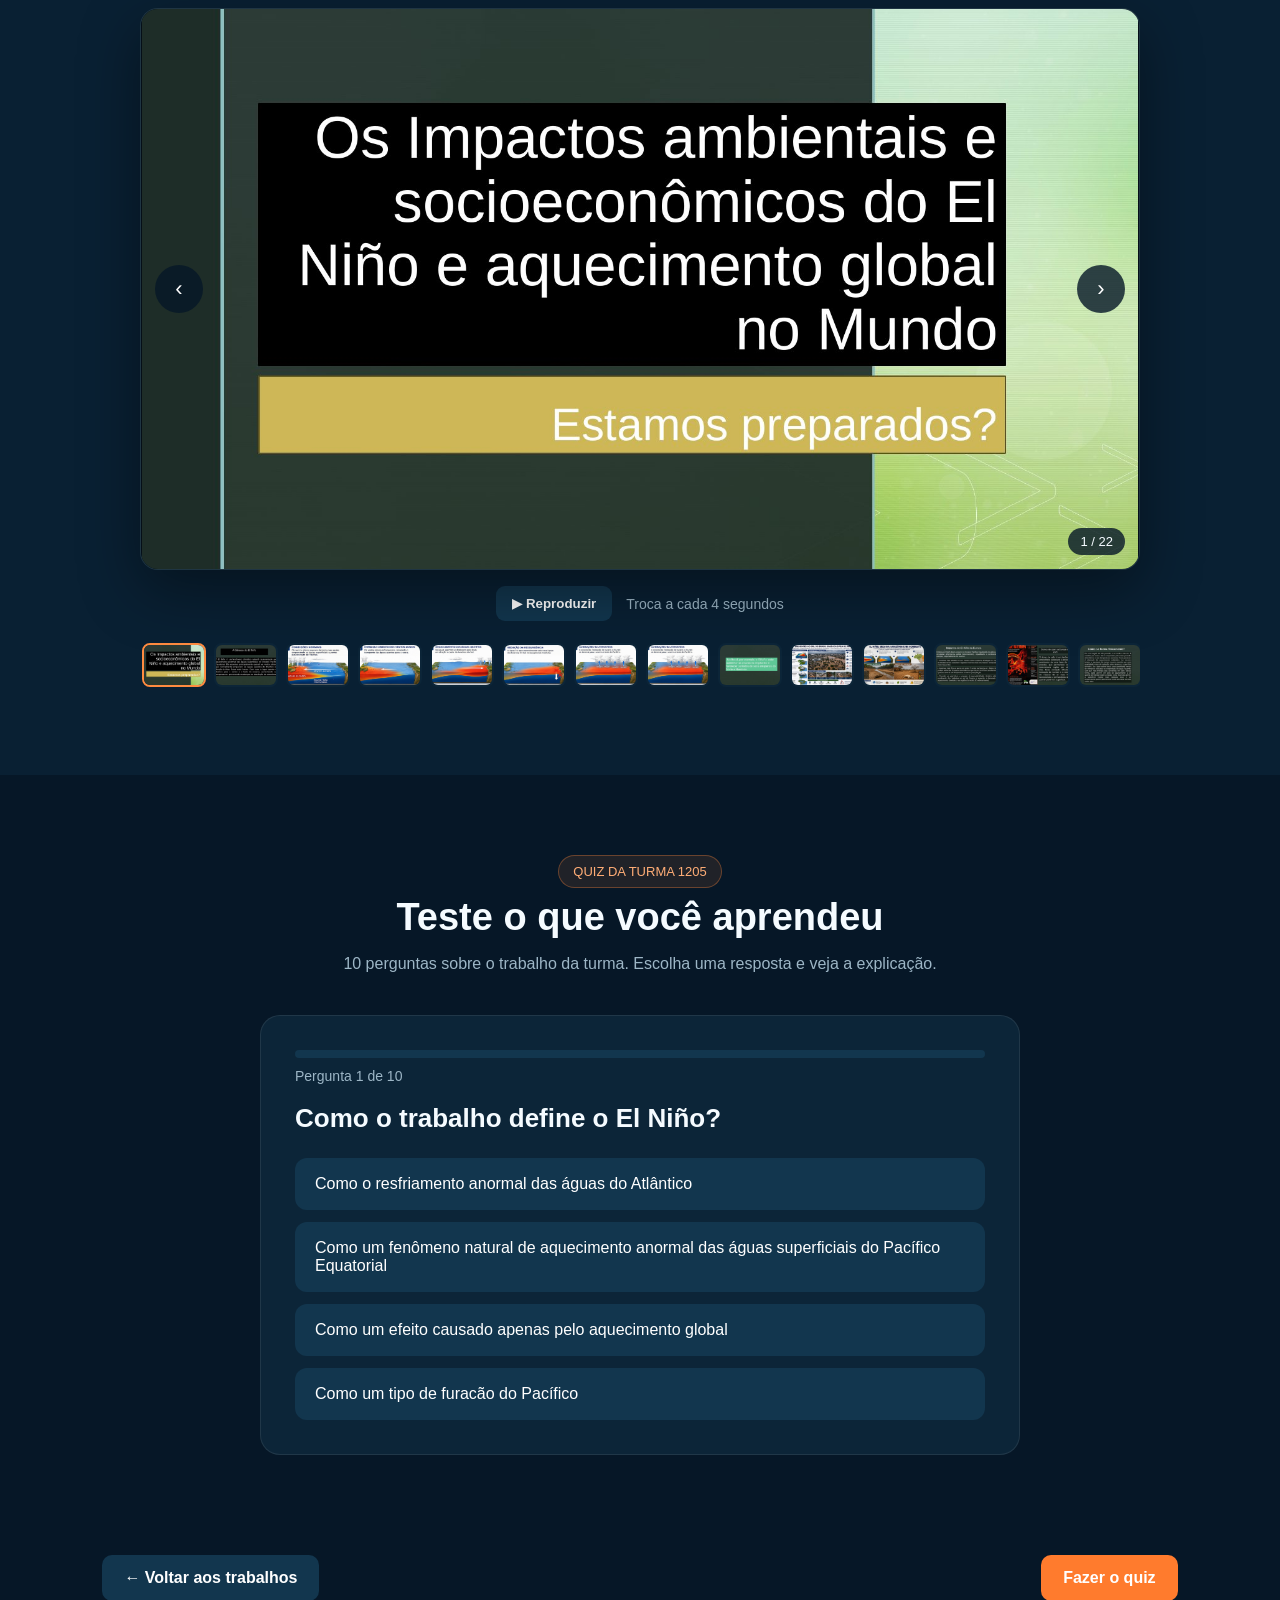
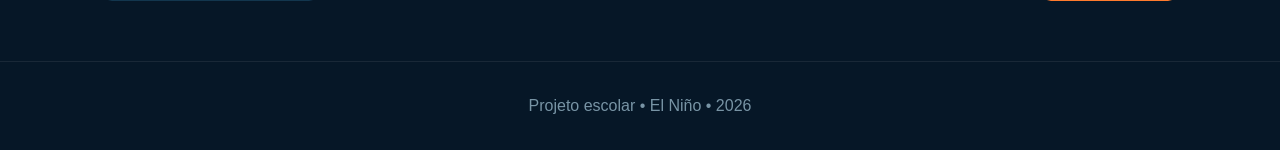
<file: turma-1205.html>
<!DOCTYPE html>
<html lang="pt-BR">
<head>
<meta charset="UTF-8"><meta name="viewport" content="width=device-width,initial-scale=1">
<title>Turma 1205 | El Niño</title>
<link rel="stylesheet" href="style.css">
</head>
<body>
<nav><a class="logo" href="index.html">CLIMA<span>+</span></a><div><a href="index.html">Início</a><a href="index.html#trabalhos">Trabalhos</a><a href="quiz.html">Quiz</a></div></nav>
<header class="hero small"><div><span class="tag">TURMA 1205</span><h1>El Niño na Europa e como isso afeta o Brasil</h1><p>Como o El Niño se relaciona com o clima europeu e quais são os reflexos para o Brasil.</p></div></header>
<section>
<div class="title"><span class="tag">VÍDEO</span><h2>Assista ao trabalho da turma</h2></div>
<div class="center-video">
  <div class="video"><div class="yt" data-id="hgo00d3ya-U" data-title="Vídeo da turma 1205"></div></div>
</div>
</section>

<section class="section-alt">
<div class="title"><span class="tag">APRESENTAÇÃO EM SLIDES</span><h2>Slides da turma</h2><p>Use as setas, as miniaturas ou o teclado (← →).</p></div>
<div class="slideshow" data-folder="img/1205/" data-prefix="slide-" data-ext="jpg" data-total="22" data-ratio="16/9" data-label="Slide"></div>
</section>
<script src="slideshow.js"></script>

<section>
<div class="title"><span class="tag">QUIZ DA TURMA 1205</span><h2>Teste o que você aprendeu</h2><p>10 perguntas sobre o trabalho da turma. Escolha uma resposta e veja a explicação.</p></div>
<div class="quiz" id="quiz1205"></div>
</section>
<script src="quiz-engine.js"></script>
<script>
iniciarQuiz(document.getElementById('quiz1205'), [
 {q:'Como o trabalho define o El Niño?', o:['Como o resfriamento anormal das águas do Atlântico','Como um fenômeno natural de aquecimento anormal das águas superficiais do Pacífico Equatorial','Como um efeito causado apenas pelo aquecimento global','Como um tipo de furacão do Pacífico'], c:1, e:'O El Niño é um fenômeno climático natural, caracterizado pelo aquecimento anormal das águas superficiais do Oceano Pacífico Equatorial.'},
 {q:'O que acontece quando os ventos alísios ficam mais fracos?', o:['A água quente se desloca para o centro e o leste do Pacífico','As águas do Pacífico esfriam rapidamente','A água quente fica toda concentrada perto da Ásia','O oceano para de trocar calor com a atmosfera'], c:0, e:'Com os alísios mais fracos, a água quente que normalmente é empurrada em direção à Ásia se desloca para o centro e o leste do oceano.'},
 {q:'O que acontece com a ressurgência na costa da América do Sul durante o El Niño?', o:['Ela fica mais intensa','Ela é inibida, e a água fria deixa de subir','Ela se transforma em uma corrente quente','Ela só ocorre no inverno'], c:1, e:'A água fria que normalmente sobe perto das águas da América do Sul (ressurgência) é inibida.'},
 {q:'Segundo o trabalho, o que o El Niño pode causar no Brasil?', o:['Mais chuvas no Norte e no Nordeste, e seca no Sul','Chuvas em todas as regiões do país','Mais chuvas no Sul e períodos de seca em partes do Norte e do Nordeste','Nenhuma mudança no clima'], c:2, e:'No Brasil, o El Niño pode aumentar as chuvas na região Sul e favorecer períodos de seca em partes do Norte e do Nordeste.'},
 {q:'Como o El Niño consegue influenciar o clima da Europa, mesmo nascendo no Pacífico?', o:['Pelas teleconexões, que alteram a circulação atmosférica global','Porque o Pacífico está ligado ao Mediterrâneo por uma corrente quente','Porque os ventos alísios chegam até a Europa','Ele não influencia a Europa'], c:0, e:'Ele altera a circulação atmosférica global por meio das teleconexões, o que pode impactar o continente europeu, especialmente no inverno.'},
 {q:'O que costuma acontecer no sul da Europa (Espanha, Portugal e Mediterrâneo) durante o El Niño?', o:['Invernos mais secos e quentes','Invernos mais chuvosos e tempestades mais frequentes','Neve durante o ano inteiro','Nenhuma alteração'], c:1, e:'Esses países costumam registrar invernos mais chuvosos e tempestades mais frequentes.'},
 {q:'O que é um domo de calor?', o:['Uma tempestade tropical com ventos fortes','Uma corrente marítima muito quente','Uma área de alta pressão que fica sobre uma região por vários dias, dificultando nuvens e a entrada de ar mais frio','Uma camada de gelo derretendo no Ártico'], c:2, e:'O domo de calor está associado a uma área de alta pressão que permanece sobre uma região por vários dias, favorecendo a permanência do ar quente perto da superfície.'},
 {q:'Por que o ar esquenta quando desce em uma região de alta pressão?', o:['Porque é comprimido pela maior pressão, o que se chama aquecimento adiabático','Porque absorve o calor do oceano Pacífico','Porque a Lua atrai o ar para baixo','Porque o vento sempre é quente'], c:0, e:'Ao descer, o ar é comprimido pela maior pressão atmosférica e sua temperatura aumenta: é o aquecimento adiabático.'},
 {q:'É correto atribuir todos os episódios de calor extremo na Europa ao El Niño?', o:['Sim, ele é a única causa','Sim, mas só no verão','Não, o calor também depende do Atlântico, do Mediterrâneo, da circulação atmosférica e do aquecimento global','Não, porque o El Niño só afeta o Brasil'], c:2, e:'O El Niño pode influenciar a circulação atmosférica, mas o calor observado na Europa depende de vários outros fatores.'},
 {q:'O que é o branqueamento de corais?', o:['Os corais expulsam as microalgas que lhes dão cor e energia por causa do estresse térmico','Os corais ficam brancos por falta de luz','Os corais se transformam em rochas','Os corais migram para águas mais quentes'], c:0, e:'Sob estresse térmico, os corais expulsam as zooxantelas. Se a água continuar quente, eles morrem de fome, e isso destrói ecossistemas que abrigam cerca de 25% da vida marinha.'}
]);
</script>
<div class="page-actions"><a class="btn ghost" href="index.html#trabalhos">← Voltar aos trabalhos</a><a class="btn" href="quiz.html">Fazer o quiz</a></div>
<footer>Projeto escolar • El Niño • 2026</footer>
<script src="yt.js"></script>
</body></html>
</file>
<file: style.css>
*{box-sizing:border-box}
html{scroll-behavior:smooth}
body{margin:0;font-family:Arial,sans-serif;background:#061727;color:#f5fbff}
a{color:inherit}
nav{position:sticky;top:0;z-index:5;display:flex;justify-content:space-between;align-items:center;padding:18px 7%;background:#061727e8;backdrop-filter:blur(12px);border-bottom:1px solid #ffffff18}
.logo{font-weight:800;font-size:21px;text-decoration:none}
.logo span,.hot{color:#ff8a3d}
nav a{color:#dcebf5;text-decoration:none;margin-left:24px;font-size:14px}
nav .logo{margin-left:0;color:#f5fbff}
nav a:hover{color:#ff8a3d}
.hero{min-height:80vh;display:flex;align-items:center;padding:70px 8%;background:radial-gradient(circle at 75% 40%,#ff7b2740,transparent 30%),linear-gradient(135deg,#071b2d,#0c3850)}
.hero>div{max-width:750px}
.hero.small{min-height:42vh;padding:60px 8%}
.tag{display:inline-block;background:#ff87391b;color:#ffad76;border:1px solid #ff873955;padding:8px 14px;border-radius:99px;font-size:13px}
.hero h1{font-size:clamp(50px,9vw,100px);line-height:.9;margin:22px 0}
.hero.small h1{font-size:clamp(38px,6vw,68px);line-height:1}
.hero p{font-size:19px;color:#bed1dd;line-height:1.6;max-width:650px}
.btn{display:inline-block;margin-top:20px;padding:14px 22px;border-radius:10px;background:#ff7b2d;color:#fff;text-decoration:none;font-weight:700;border:0;cursor:pointer;font-size:16px;font-family:inherit}
.btn:hover{background:#ff9150}
.btn.ghost{background:#12364e}
.btn.ghost:hover{background:#ff7b2d}
section{padding:80px 8%}
.title{text-align:center;margin-bottom:42px}
.title h2{font-size:38px;margin:8px}
.title p{color:#9db6c6}
.explain{display:grid;grid-template-columns:1fr 1fr;gap:30px;align-items:center}
.ocean{min-height:310px;border-radius:22px;background:linear-gradient(160deg,#ff8b36,#0a7099 55%,#07364d);display:flex;align-items:center;justify-content:center;font-size:75px;box-shadow:0 20px 60px #0005}
.explain h2{font-size:38px}
.explain p{color:#b8cad5;line-height:1.7}
.cards{display:grid;grid-template-columns:repeat(auto-fit,minmax(230px,1fr));gap:20px}
.card{background:#0c2538;border:1px solid #ffffff15;padding:26px;border-radius:18px;transition:.2s;display:flex;flex-direction:column;align-items:flex-start}
.card:hover{transform:translateY(-5px);border-color:#ff843c80}
.num{font-size:13px;color:#ff9c60;font-weight:bold}
.card h3{font-size:22px;margin-bottom:10px}
.card p{color:#a9bfcc;min-height:60px;line-height:1.5;flex:1}
.card .btn{margin-top:10px;padding:11px 15px;border-radius:9px;background:#12364e;font-size:15px}
.card .btn:hover{background:#ff7b2d}
.facts{background:#092033}
.facts-grid{display:grid;grid-template-columns:repeat(3,1fr);gap:20px;text-align:center}
.fact{padding:25px}
.fact b{font-size:38px;color:#ff8b40;display:block}
.fact span{color:#a9bfcc}
.quiz-cta{text-align:center;background:linear-gradient(135deg,#0c3850,#0a2a40)}
.quiz-cta p{color:#b8cad5;max-width:560px;margin:0 auto 10px;line-height:1.6}
footer{text-align:center;padding:35px;color:#7894a5;border-top:1px solid #ffffff13}

/* ---------- páginas das turmas ---------- */
.intro{max-width:800px;margin:0 auto;text-align:center;color:#b8cad5;line-height:1.7;padding:60px 8% 20px}
.page-actions{display:flex;justify-content:space-between;gap:12px;flex-wrap:wrap;padding:0 8% 60px}
.placeholder{border:2px dashed #ffffff30;border-radius:14px;display:flex;flex-direction:column;align-items:center;justify-content:center;text-align:center;color:#7f9bad;background:#08202f;padding:20px}
.placeholder b{font-size:42px;margin-bottom:6px;color:#ff8b40}

/* vídeo 16:9 */
.video{position:relative;width:100%;aspect-ratio:16/9;border-radius:16px;overflow:hidden;background:#000;box-shadow:0 20px 60px #0006}
.video iframe,.video video,.video .placeholder{position:absolute;inset:0;width:100%;height:100%;border:0;border-radius:0}

/* turma 1204: faixas de ponta a ponta */
.bands{padding:0}
.band{display:grid;grid-template-columns:1fr 1fr;gap:clamp(24px,4vw,70px);align-items:center;width:100%;padding:70px 6%}
.band:nth-child(odd){background:#092033}
.band:nth-child(even){background:#0c2d44}
.band.reverse .video{order:2}
.band.reverse .band-text{order:1}
.band-text h3{font-size:30px;margin:0 0 14px}
.band-text .placeholder{min-height:170px;align-items:flex-start;text-align:left;font-size:15px;line-height:1.6}

/* turma 1205: vídeo central */
.center-video{max-width:960px;margin:0 auto}
.center-text{max-width:760px;margin:30px auto 0;text-align:center;color:#b8cad5;line-height:1.7}

/* turma 1201: slideshow */
.slideshow{max-width:1000px;margin:0 auto}
.stage{position:relative;aspect-ratio:16/10;background:#08202f;border-radius:18px;overflow:hidden;border:1px solid #ffffff18;box-shadow:0 20px 60px #0006}
.stage img{width:100%;height:100%;object-fit:contain;display:block;background:#050f18}
.stage .ph{position:absolute;inset:0;display:none;align-items:center;justify-content:center;flex-direction:column;color:#7f9bad;border:2px dashed #ffffff30;border-radius:18px;background:#08202f}
.stage .ph b{font-size:60px;color:#ff8b40}
.arrow{position:absolute;top:50%;transform:translateY(-50%);width:48px;height:48px;border-radius:50%;border:0;background:#061727cc;color:#fff;font-size:22px;cursor:pointer}
.arrow:hover{background:#ff7b2d}
.arrow.prev{left:14px}.arrow.next{right:14px}
.counter{position:absolute;right:14px;bottom:14px;background:#061727cc;padding:6px 12px;border-radius:99px;font-size:13px}
.controls{display:flex;justify-content:center;align-items:center;gap:14px;margin-top:16px;color:#9db6c6;font-size:14px}
.controls button{background:#12364e;color:#fff;border:0;padding:10px 16px;border-radius:9px;cursor:pointer;font-weight:bold;font-family:inherit}
.controls button:hover{background:#ff7b2d}
.thumbs{display:flex;gap:8px;overflow-x:auto;padding:16px 2px 8px;margin-top:6px}
.thumbs button{flex:0 0 auto;width:64px;height:44px;border-radius:8px;border:2px solid transparent;background:#0c2538;color:#9db6c6;font-size:12px;cursor:pointer;padding:0;overflow:hidden}
.thumbs button img{width:100%;height:100%;object-fit:cover;display:block}
.thumbs button.active{border-color:#ff8b40}

/* turma 1203 */
.soon{max-width:760px;margin:0 auto;min-height:320px}

/* quiz */
.quiz{max-width:760px;margin:0 auto;background:#0c2538;border:1px solid #ffffff15;border-radius:20px;padding:34px}
.progress{height:8px;background:#12364e;border-radius:99px;overflow:hidden;margin-bottom:10px}
.progress i{display:block;height:100%;width:0;background:#ff7b2d;transition:width .3s}
.qcount{color:#9db6c6;font-size:14px;margin-bottom:18px}
.quiz h2{font-size:26px;line-height:1.3;margin:0 0 22px}
.opts{display:grid;gap:12px}
.opt{text-align:left;background:#12364e;color:#fff;border:2px solid transparent;border-radius:12px;padding:15px 18px;font-size:16px;font-family:inherit;cursor:pointer;transition:.15s}
.opt:hover:not(:disabled){border-color:#ff843c80}
.opt:disabled{cursor:default}
.opt.correct{background:#12452f;border-color:#3ecf7e}
.opt.wrong{background:#4a1d22;border-color:#ff5d6c}
.explain-box{margin-top:18px;padding:14px 18px;border-radius:12px;background:#071b2b;color:#bdd0da;line-height:1.6;display:none}
.explain-box.show{display:block}
.result{text-align:center}
.result .score{font-size:72px;font-weight:800;color:#ff8b40;margin:10px 0}
.result p{color:#bdd0da;line-height:1.6}

@media(max-width:700px){
nav div:last-child{display:none}
.explain{grid-template-columns:1fr}
.facts-grid{grid-template-columns:1fr}
.hero{min-height:70vh}
.hero h1{font-size:58px}
.hero.small h1{font-size:40px}
.band{grid-template-columns:1fr;padding:50px 6%}
.band.reverse .video,.band.reverse .band-text{order:0}
.quiz{padding:22px}
}
@media(prefers-reduced-motion:reduce){*{transition:none!important;scroll-behavior:auto!important}}

/* v2 */
.video video{object-fit:contain;background:#000}
.section-alt{background:#092033}
.subtitle{color:#9db6c6;text-align:center;margin:-24px auto 36px;max-width:720px;line-height:1.6}

/* yt */
.yt{position:absolute;inset:0}
.yt iframe{position:absolute;inset:0;width:100%;height:100%;border:0}
.yt-btn{position:absolute;inset:0;width:100%;height:100%;border:0;padding:0;cursor:pointer;background-size:cover;background-position:center;color:#fff;font-family:inherit}
.yt-btn::before{content:"";position:absolute;inset:0;background:linear-gradient(180deg,#06172700 40%,#061727cc);transition:.2s}
.yt-btn:hover::before{background:linear-gradient(180deg,#ff7b2d22 30%,#061727b0)}
.yt-play{position:absolute;left:50%;top:50%;width:84px;height:84px;margin:-42px 0 0 -42px;border-radius:50%;background:#ff7b2d;box-shadow:0 10px 40px #0008;transition:.2s}
.yt-play::after{content:"";position:absolute;left:34px;top:25px;border-style:solid;border-width:17px 0 17px 28px;border-color:transparent transparent transparent #fff}
.yt-btn:hover .yt-play{transform:scale(1.1);background:#ff9150}
.yt-label{position:absolute;left:18px;bottom:16px;font-size:14px;font-weight:700;background:#061727cc;padding:7px 13px;border-radius:99px}
.yt-btn:focus-visible{outline:3px solid #ff8b40;outline-offset:-3px}
@media(max-width:700px){.yt-play{width:64px;height:64px;margin:-32px 0 0 -32px}.yt-play::after{left:26px;top:19px;border-width:13px 0 13px 21px}}

/* v3 */
.group-names{text-align:center;margin:26px auto 0;max-width:760px;font-size:17px;color:#ffad76;font-weight:700}
.quiz-wrap{max-width:760px;margin:0 auto}
</file>
